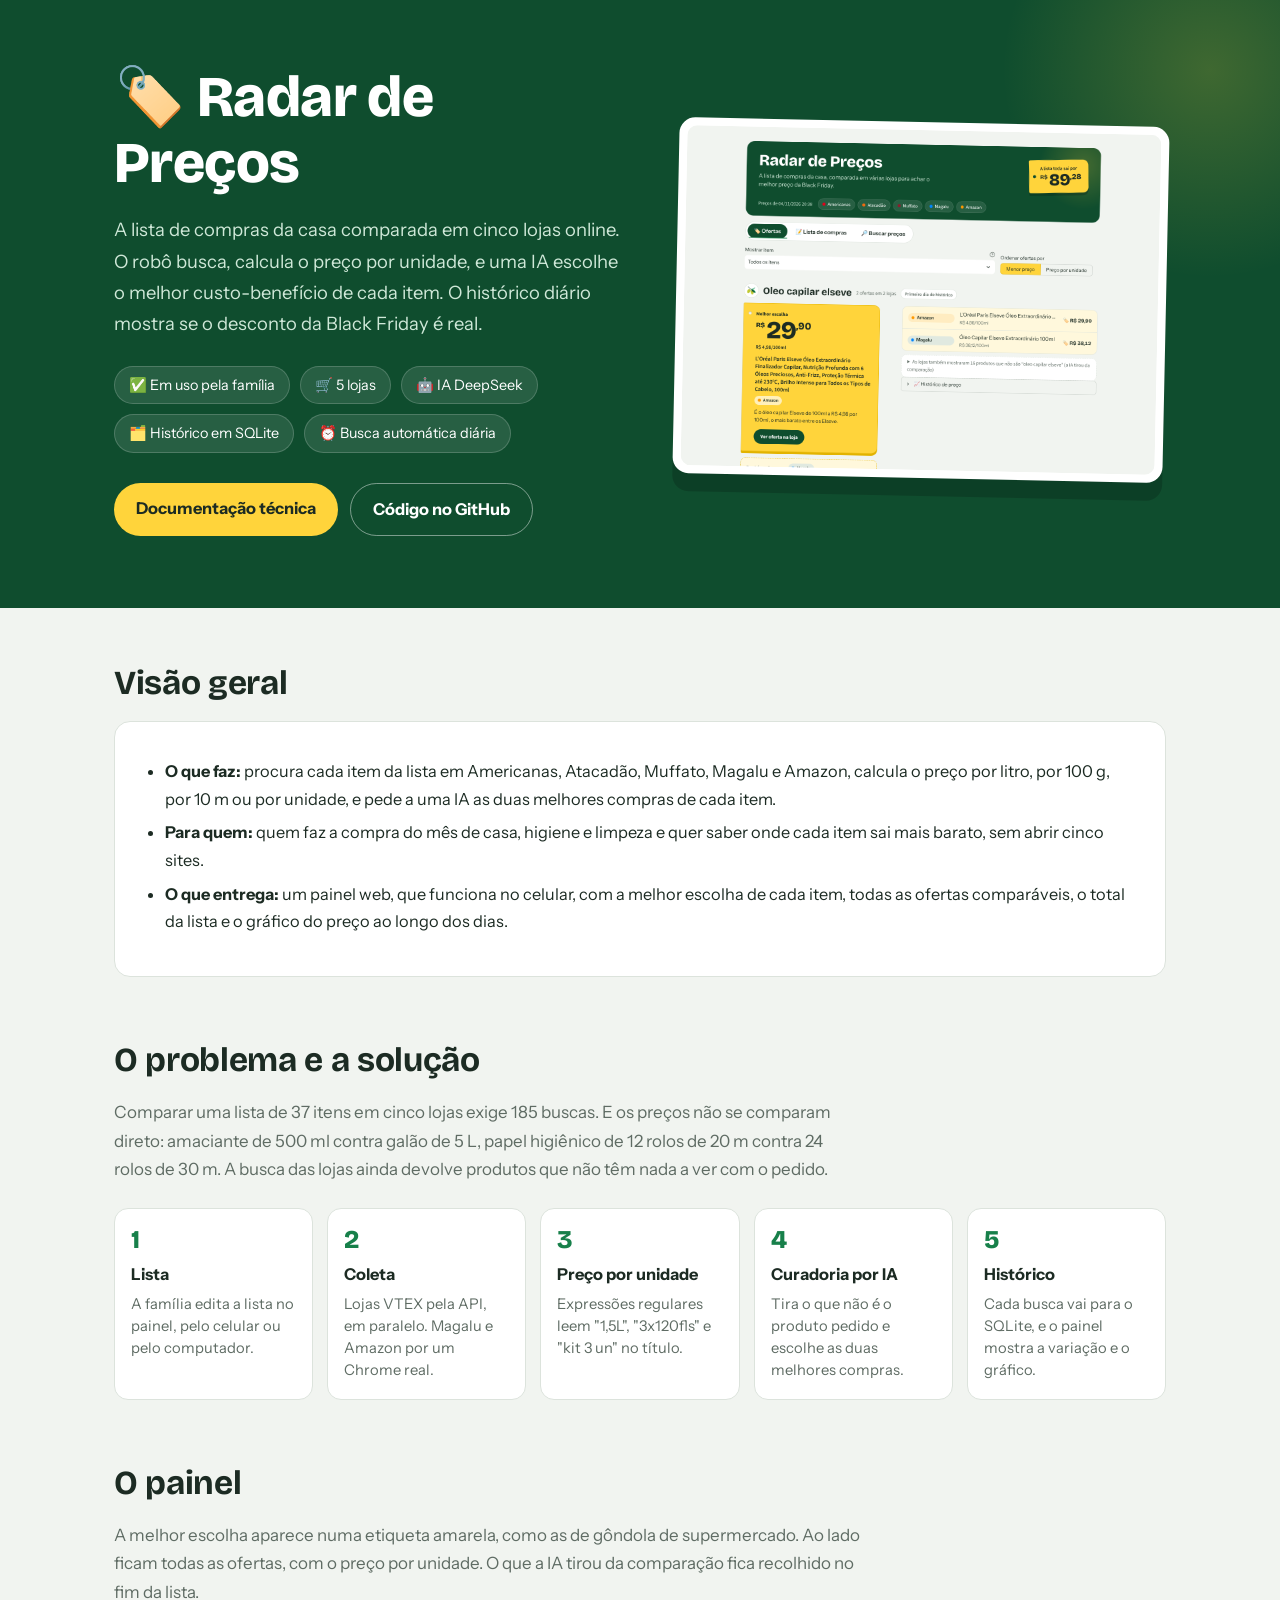
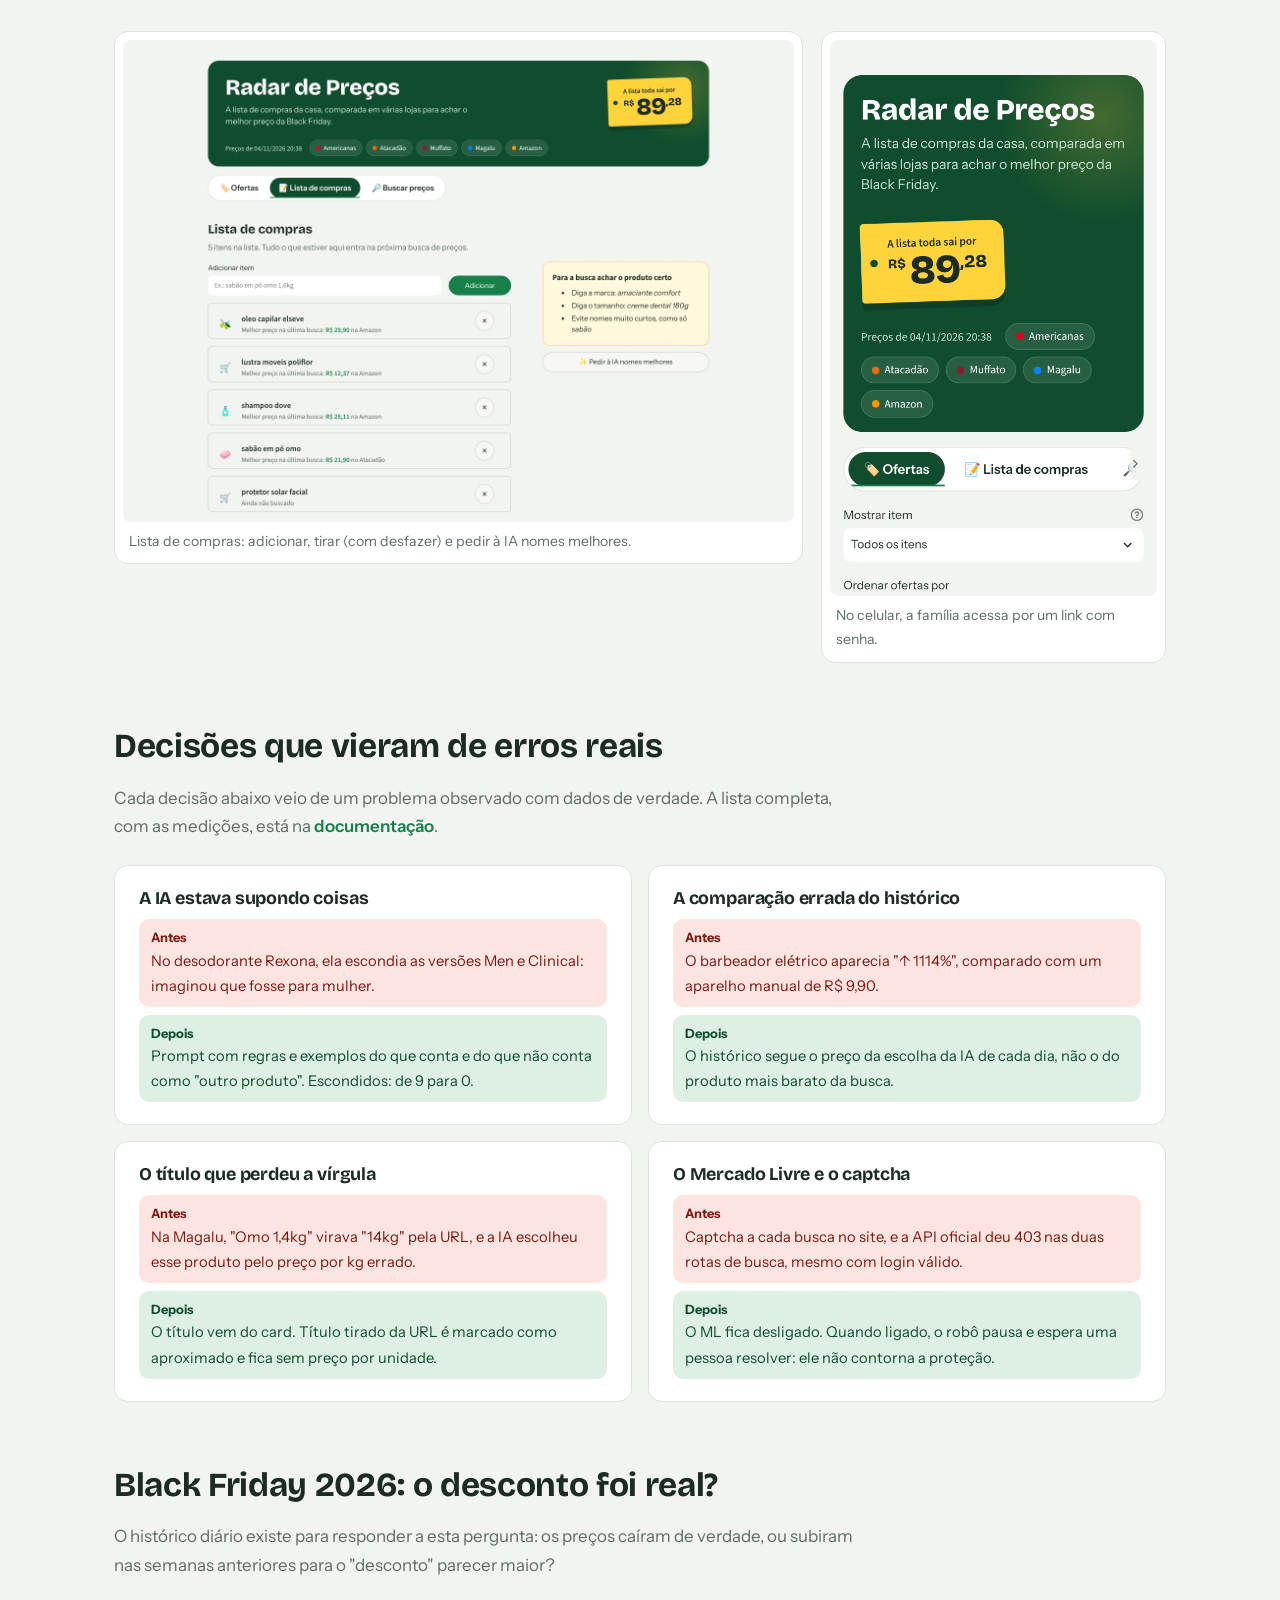
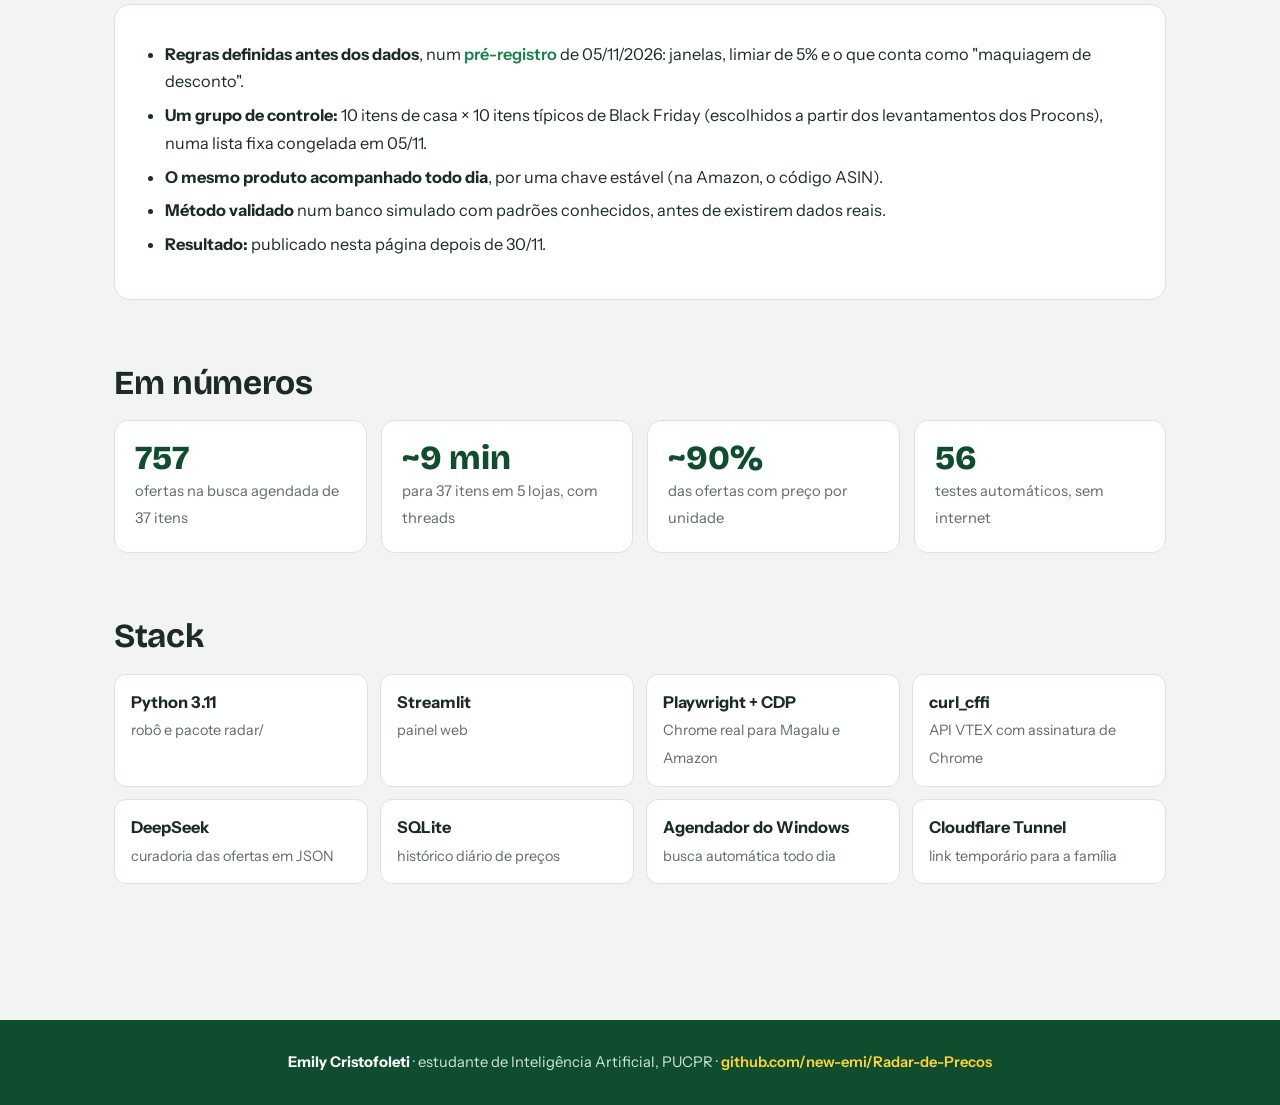
<file: docs/index.html>
<!DOCTYPE html>
<html lang="pt-BR">
<head>
<meta charset="UTF-8">
<meta name="viewport" content="width=device-width, initial-scale=1.0">
<title>Radar de Preços</title>
<meta name="description" content="Compara a lista de compras da casa em cinco lojas online, calcula o preço por unidade e usa IA para escolher o melhor custo-benefício.">
<link rel="preconnect" href="https://fonts.googleapis.com">
<link href="https://fonts.googleapis.com/css2?family=Bricolage+Grotesque:opsz,wght@12..96,500;12..96,700;12..96,800&family=Instrument+Sans:wght@400;500;600;700&display=swap" rel="stylesheet">
<link rel="stylesheet" href="site.css">
</head>
<body>

<header class="topo">
  <div class="topo-dentro topo-grade">
    <div>
      <h1>🏷️ Radar de Preços</h1>
      <p class="sub">A lista de compras da casa comparada em cinco lojas online. O robô busca, calcula o preço por unidade, e uma IA escolhe o melhor custo-benefício de cada item. O histórico diário mostra se o desconto da Black Friday é real.</p>
      <div class="badges">
        <span class="badge">✅ Em uso pela família</span>
        <span class="badge">🛒 5 lojas</span>
        <span class="badge">🤖 IA DeepSeek</span>
        <span class="badge">🗂️ Histórico em SQLite</span>
        <span class="badge">⏰ Busca automática diária</span>
      </div>
      <div class="acoes">
        <a class="botao amarelo" href="documentacao.html">Documentação técnica</a>
        <a class="botao contorno" href="https://github.com/new-emi/Radar-de-Precos">Código no GitHub</a>
      </div>
    </div>
    <div class="moldura"><img src="img/painel-ofertas.png" alt="Painel do Radar de Preços mostrando a melhor escolha numa etiqueta amarela e as ofertas de cada loja"></div>
  </div>
</header>

<main class="miolo">

<section>
  <h2>Visão geral</h2>
  <div class="cartao">
    <ul>
      <li><strong>O que faz:</strong> procura cada item da lista em Americanas, Atacadão, Muffato, Magalu e Amazon, calcula o preço por litro, por 100 g, por 10 m ou por unidade, e pede a uma IA as duas melhores compras de cada item.</li>
      <li><strong>Para quem:</strong> quem faz a compra do mês de casa, higiene e limpeza e quer saber onde cada item sai mais barato, sem abrir cinco sites.</li>
      <li><strong>O que entrega:</strong> um painel web, que funciona no celular, com a melhor escolha de cada item, todas as ofertas comparáveis, o total da lista e o gráfico do preço ao longo dos dias.</li>
    </ul>
  </div>
</section>

<section>
  <h2>O problema e a solução</h2>
  <p class="intro">Comparar uma lista de 37 itens em cinco lojas exige 185 buscas. E os preços não se comparam direto: amaciante de 500 ml contra galão de 5 L, papel higiênico de 12 rolos de 20 m contra 24 rolos de 30 m. A busca das lojas ainda devolve produtos que não têm nada a ver com o pedido.</p>
  <ol class="etapas">
    <li><strong>Lista</strong><span>A família edita a lista no painel, pelo celular ou pelo computador.</span></li>
    <li><strong>Coleta</strong><span>Lojas VTEX pela API, em paralelo. Magalu e Amazon por um Chrome real.</span></li>
    <li><strong>Preço por unidade</strong><span>Expressões regulares leem "1,5L", "3x120fls" e "kit 3 un" no título.</span></li>
    <li><strong>Curadoria por IA</strong><span>Tira o que não é o produto pedido e escolhe as duas melhores compras.</span></li>
    <li><strong>Histórico</strong><span>Cada busca vai para o SQLite, e o painel mostra a variação e o gráfico.</span></li>
  </ol>
</section>

<section>
  <h2>O painel</h2>
  <p class="intro">A melhor escolha aparece numa etiqueta amarela, como as de gôndola de supermercado. Ao lado ficam todas as ofertas, com o preço por unidade. O que a IA tirou da comparação fica recolhido no fim da lista.</p>
  <div class="galeria">
    <figure><img src="img/painel-lista.png" alt="Aba Lista de compras com os itens e o melhor preço da última busca"><figcaption>Lista de compras: adicionar, tirar (com desfazer) e pedir à IA nomes melhores.</figcaption></figure>
    <div class="coluna">
      <figure><img src="img/painel-celular.png" alt="Painel aberto no celular"><figcaption>No celular, a família acessa por um link com senha.</figcaption></figure>
    </div>
  </div>
</section>

<section>
  <h2>Decisões que vieram de erros reais</h2>
  <p class="intro">Cada decisão abaixo veio de um problema observado com dados de verdade. A lista completa, com as medições, está na <a href="documentacao.html#decisoes">documentação</a>.</p>
  <div class="decisoes">
    <div class="decisao">
      <h3>A IA estava supondo coisas</h3>
      <div class="antes"><b>Antes</b>No desodorante Rexona, ela escondia as versões Men e Clinical: imaginou que fosse para mulher.</div>
      <div class="depois"><b>Depois</b>Prompt com regras e exemplos do que conta e do que não conta como "outro produto". Escondidos: de 9 para 0.</div>
    </div>
    <div class="decisao">
      <h3>A comparação errada do histórico</h3>
      <div class="antes"><b>Antes</b>O barbeador elétrico aparecia "↑ 1114%", comparado com um aparelho manual de R$ 9,90.</div>
      <div class="depois"><b>Depois</b>O histórico segue o preço da escolha da IA de cada dia, não o do produto mais barato da busca.</div>
    </div>
    <div class="decisao">
      <h3>O título que perdeu a vírgula</h3>
      <div class="antes"><b>Antes</b>Na Magalu, "Omo 1,4kg" virava "14kg" pela URL, e a IA escolheu esse produto pelo preço por kg errado.</div>
      <div class="depois"><b>Depois</b>O título vem do card. Título tirado da URL é marcado como aproximado e fica sem preço por unidade.</div>
    </div>
    <div class="decisao">
      <h3>O Mercado Livre e o captcha</h3>
      <div class="antes"><b>Antes</b>Captcha a cada busca no site, e a API oficial deu 403 nas duas rotas de busca, mesmo com login válido.</div>
      <div class="depois"><b>Depois</b>O ML fica desligado. Quando ligado, o robô pausa e espera uma pessoa resolver: ele não contorna a proteção.</div>
    </div>
  </div>
</section>

<section>
  <h2>Black Friday 2026: o desconto foi real?</h2>
  <p class="intro">O histórico diário existe para responder a esta pergunta: os preços caíram de verdade, ou subiram nas semanas anteriores para o "desconto" parecer maior?</p>
  <div class="cartao">
    <ul>
      <li><strong>Regras definidas antes dos dados</strong>, num <a href="https://github.com/new-emi/Radar-de-Precos/blob/main/docs/METODOLOGIA_BLACK_FRIDAY.md">pré-registro</a> de 05/11/2026: janelas, limiar de 5% e o que conta como "maquiagem de desconto".</li>
      <li><strong>Um grupo de controle:</strong> 10 itens de casa × 10 itens típicos de Black Friday (escolhidos a partir dos levantamentos dos Procons), numa lista fixa congelada em 05/11.</li>
      <li><strong>O mesmo produto acompanhado todo dia</strong>, por uma chave estável (na Amazon, o código ASIN).</li>
      <li><strong>Método validado</strong> num banco simulado com padrões conhecidos, antes de existirem dados reais.</li>
      <li><strong>Resultado:</strong> publicado nesta página depois de 30/11.</li>
    </ul>
  </div>
</section>

<section>
  <h2>Em números</h2>
  <div class="numeros">
    <div class="numero"><b>757</b><span>ofertas na busca agendada de 37 itens</span></div>
    <div class="numero"><b>~9 min</b><span>para 37 itens em 5 lojas, com threads</span></div>
    <div class="numero"><b>~90%</b><span>das ofertas com preço por unidade</span></div>
    <div class="numero"><b>56</b><span>testes automáticos, sem internet</span></div>
  </div>
</section>

<section>
  <h2>Stack</h2>
  <div class="stack">
    <div><strong>Python 3.11</strong><span>robô e pacote radar/</span></div>
    <div><strong>Streamlit</strong><span>painel web</span></div>
    <div><strong>Playwright + CDP</strong><span>Chrome real para Magalu e Amazon</span></div>
    <div><strong>curl_cffi</strong><span>API VTEX com assinatura de Chrome</span></div>
    <div><strong>DeepSeek</strong><span>curadoria das ofertas em JSON</span></div>
    <div><strong>SQLite</strong><span>histórico diário de preços</span></div>
    <div><strong>Agendador do Windows</strong><span>busca automática todo dia</span></div>
    <div><strong>Cloudflare Tunnel</strong><span>link temporário para a família</span></div>
  </div>
</section>

</main>

<footer>
  <strong>Emily Cristofoleti</strong> · estudante de Inteligência Artificial, PUCPR ·
  <a href="https://github.com/new-emi/Radar-de-Precos">github.com/new-emi/Radar-de-Precos</a>
</footer>

</body>
</html>
</file>
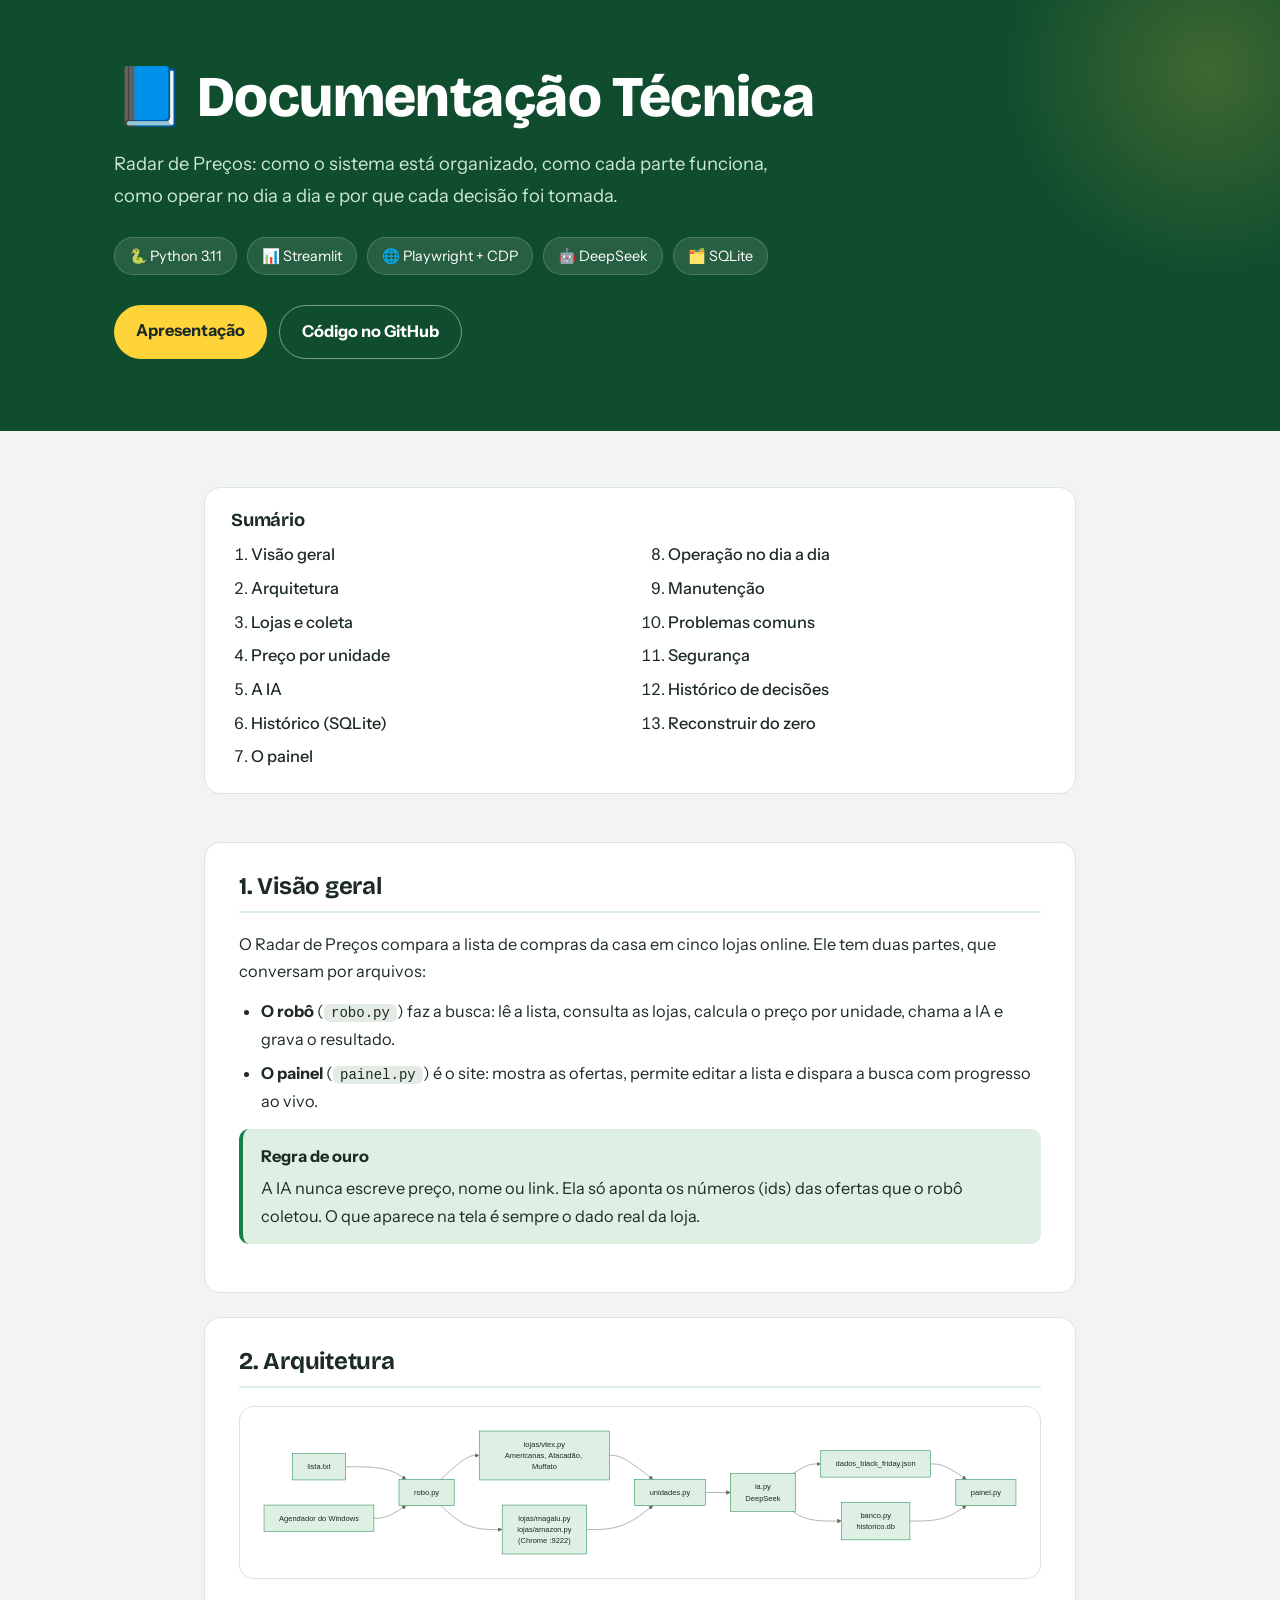
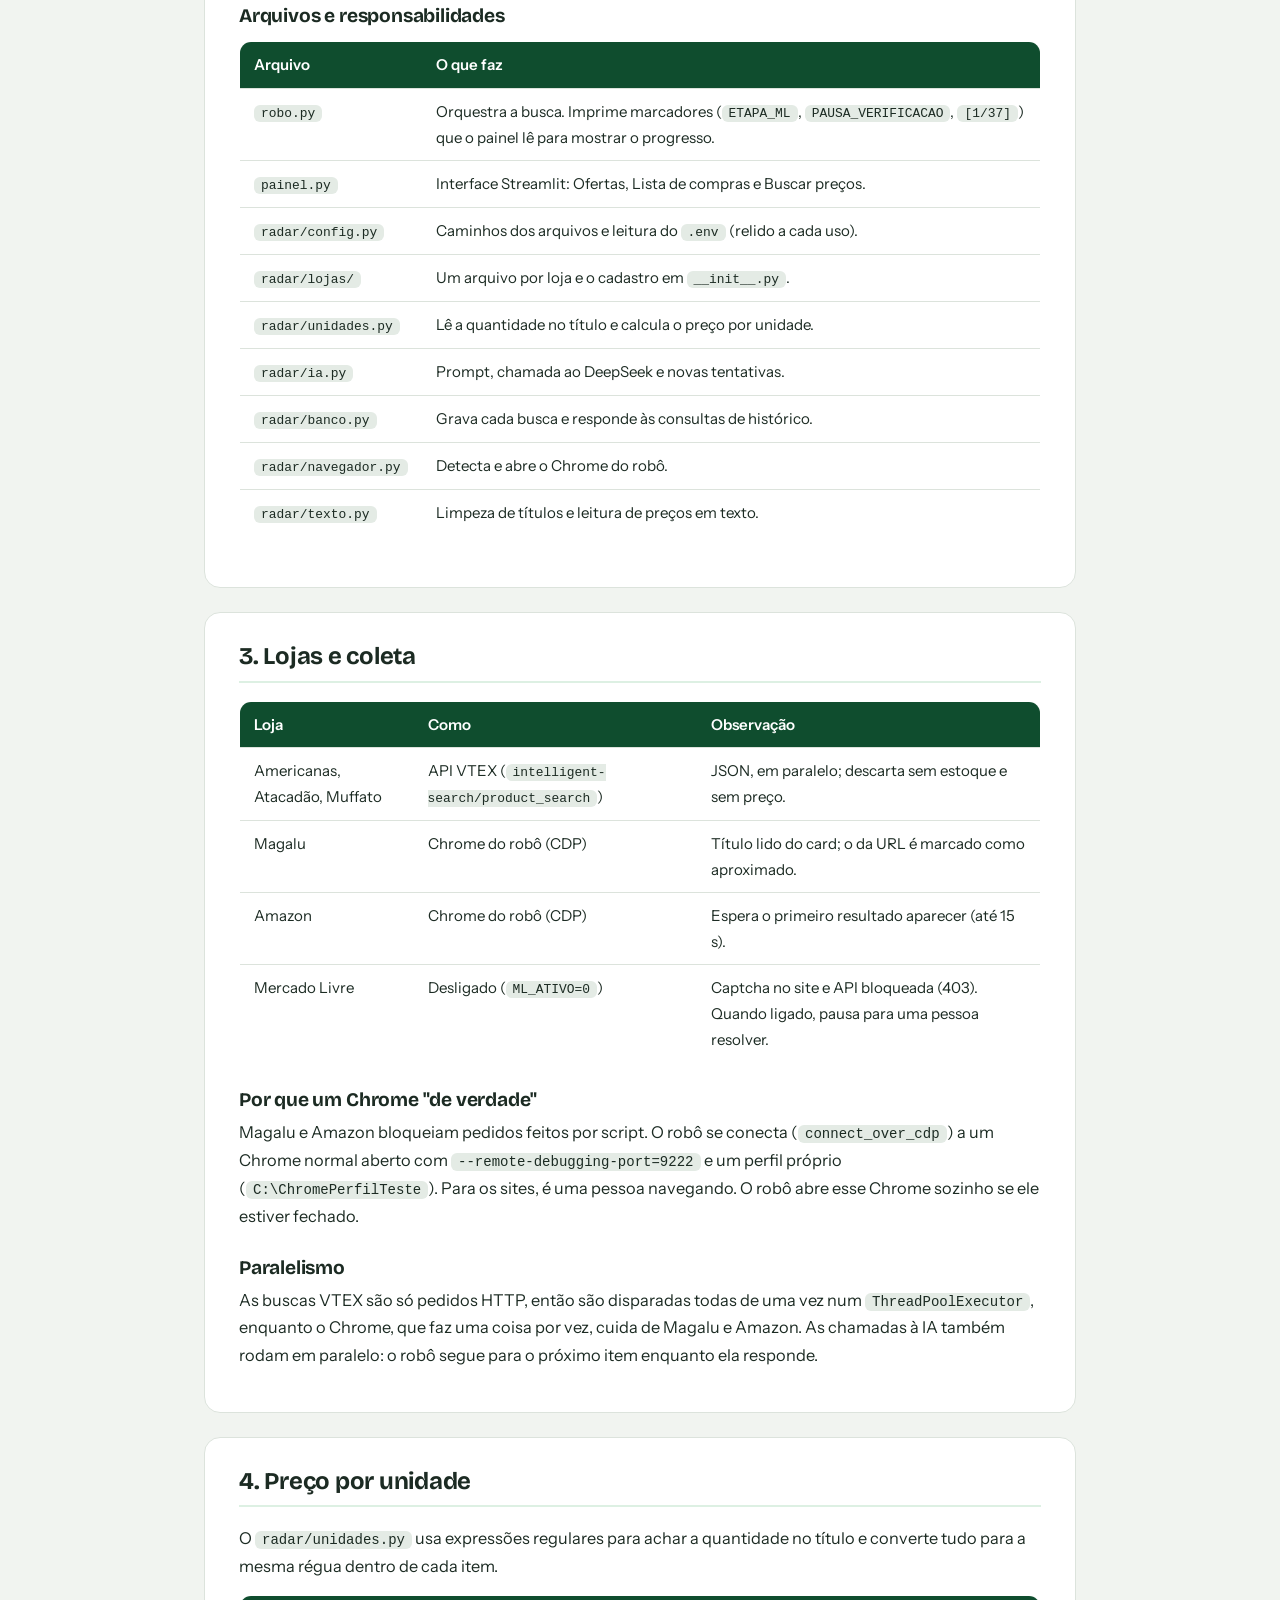
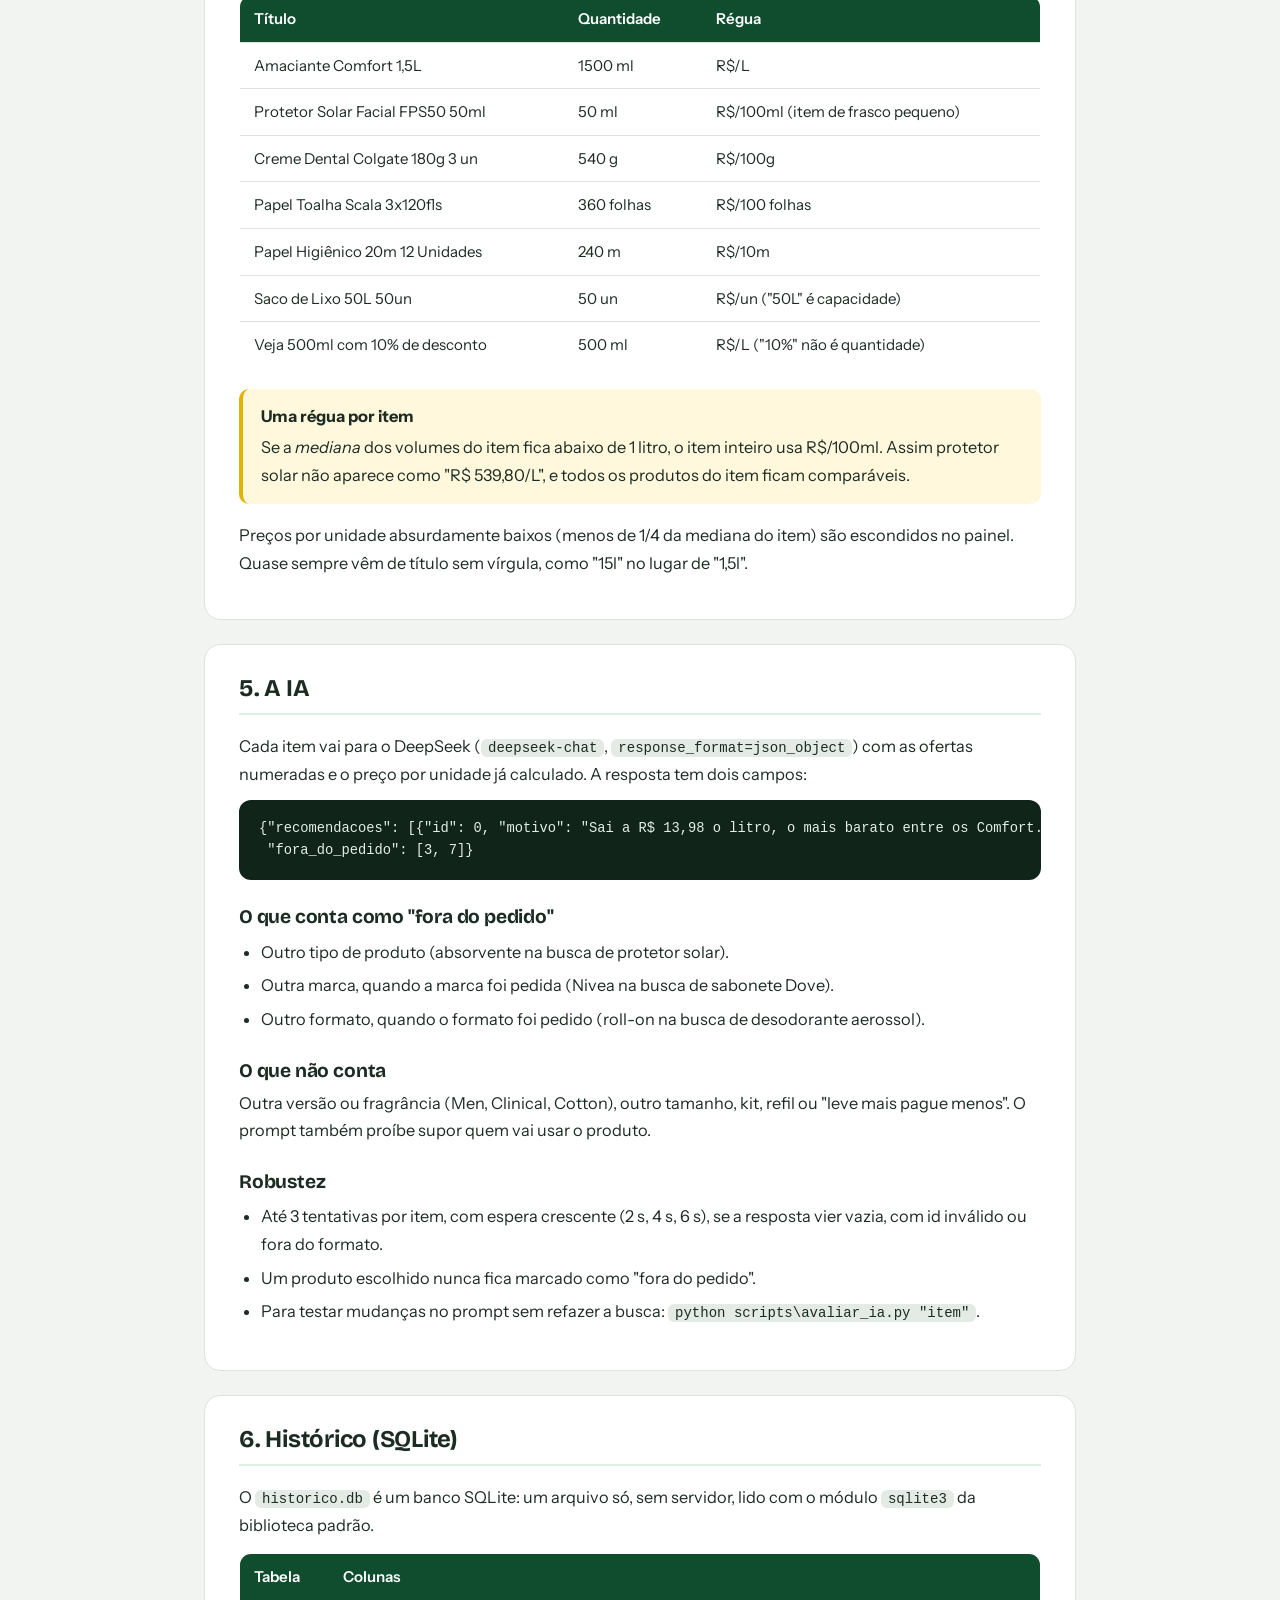
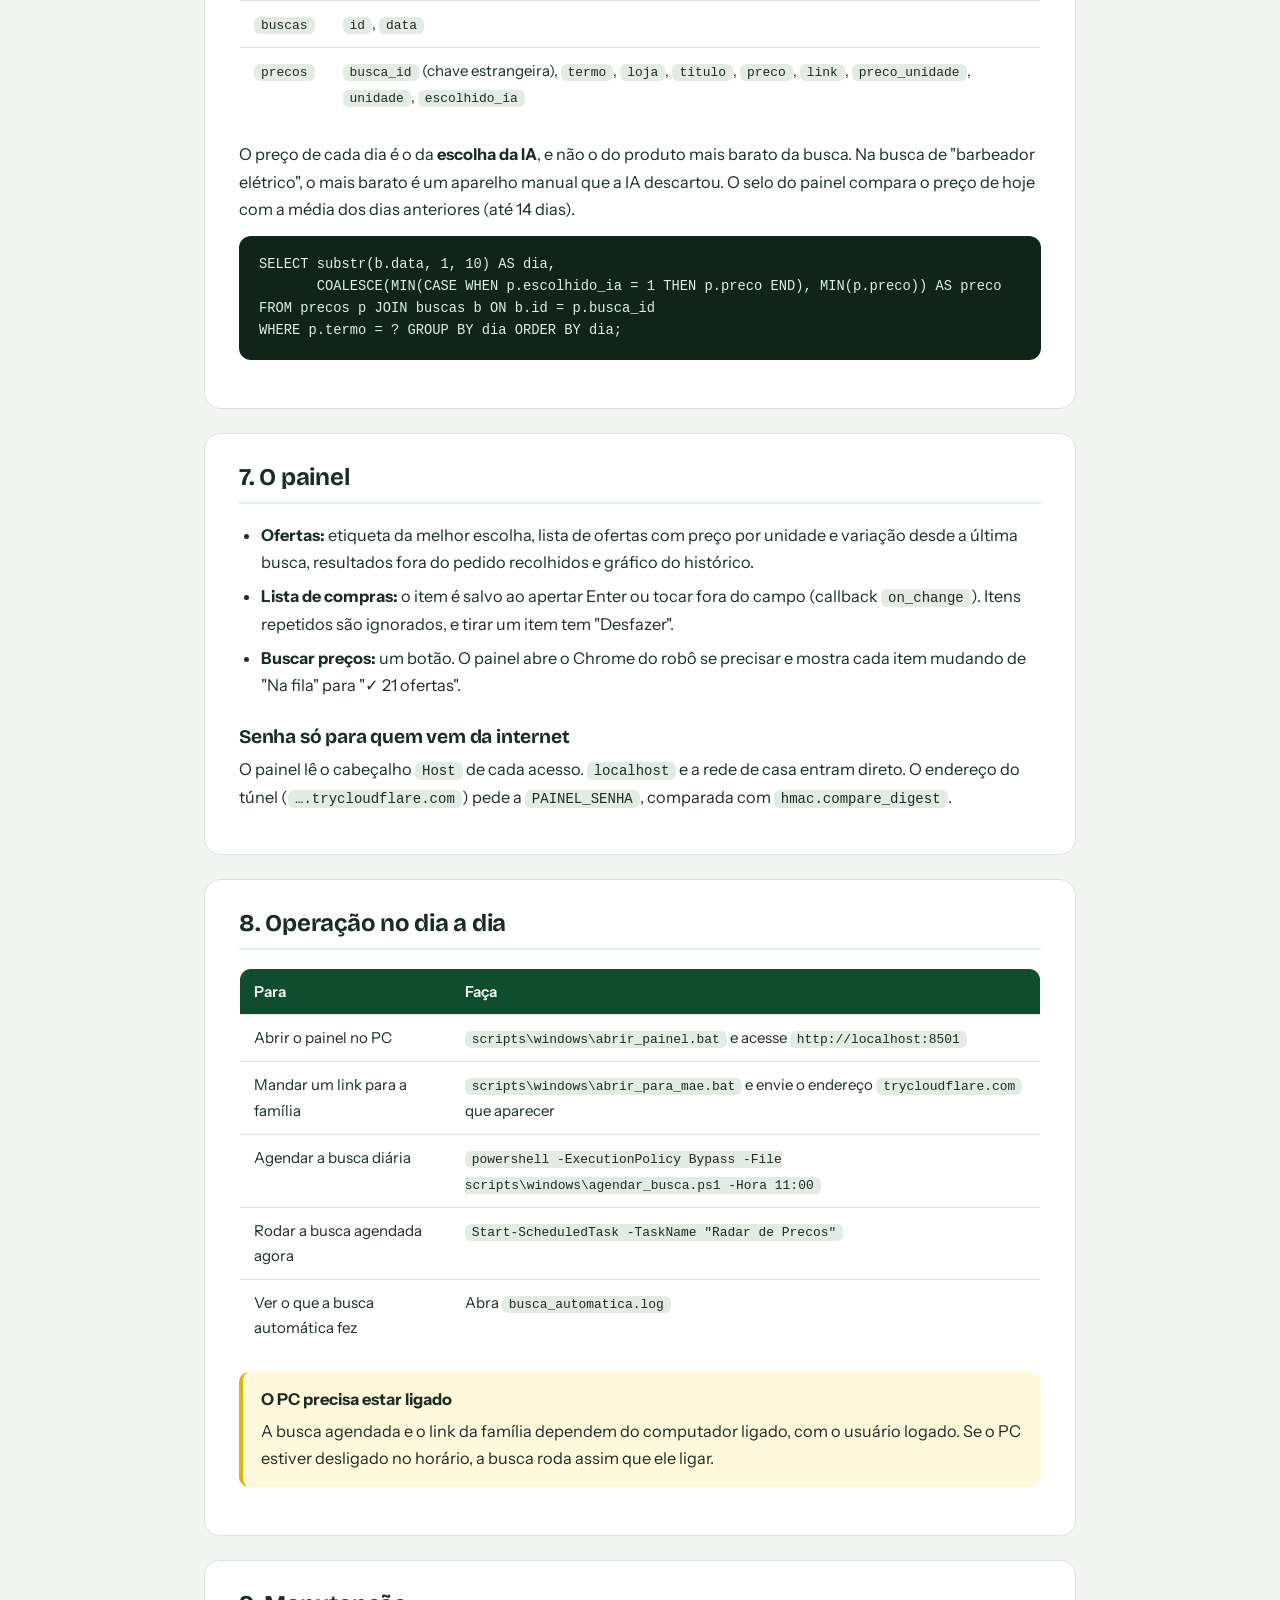
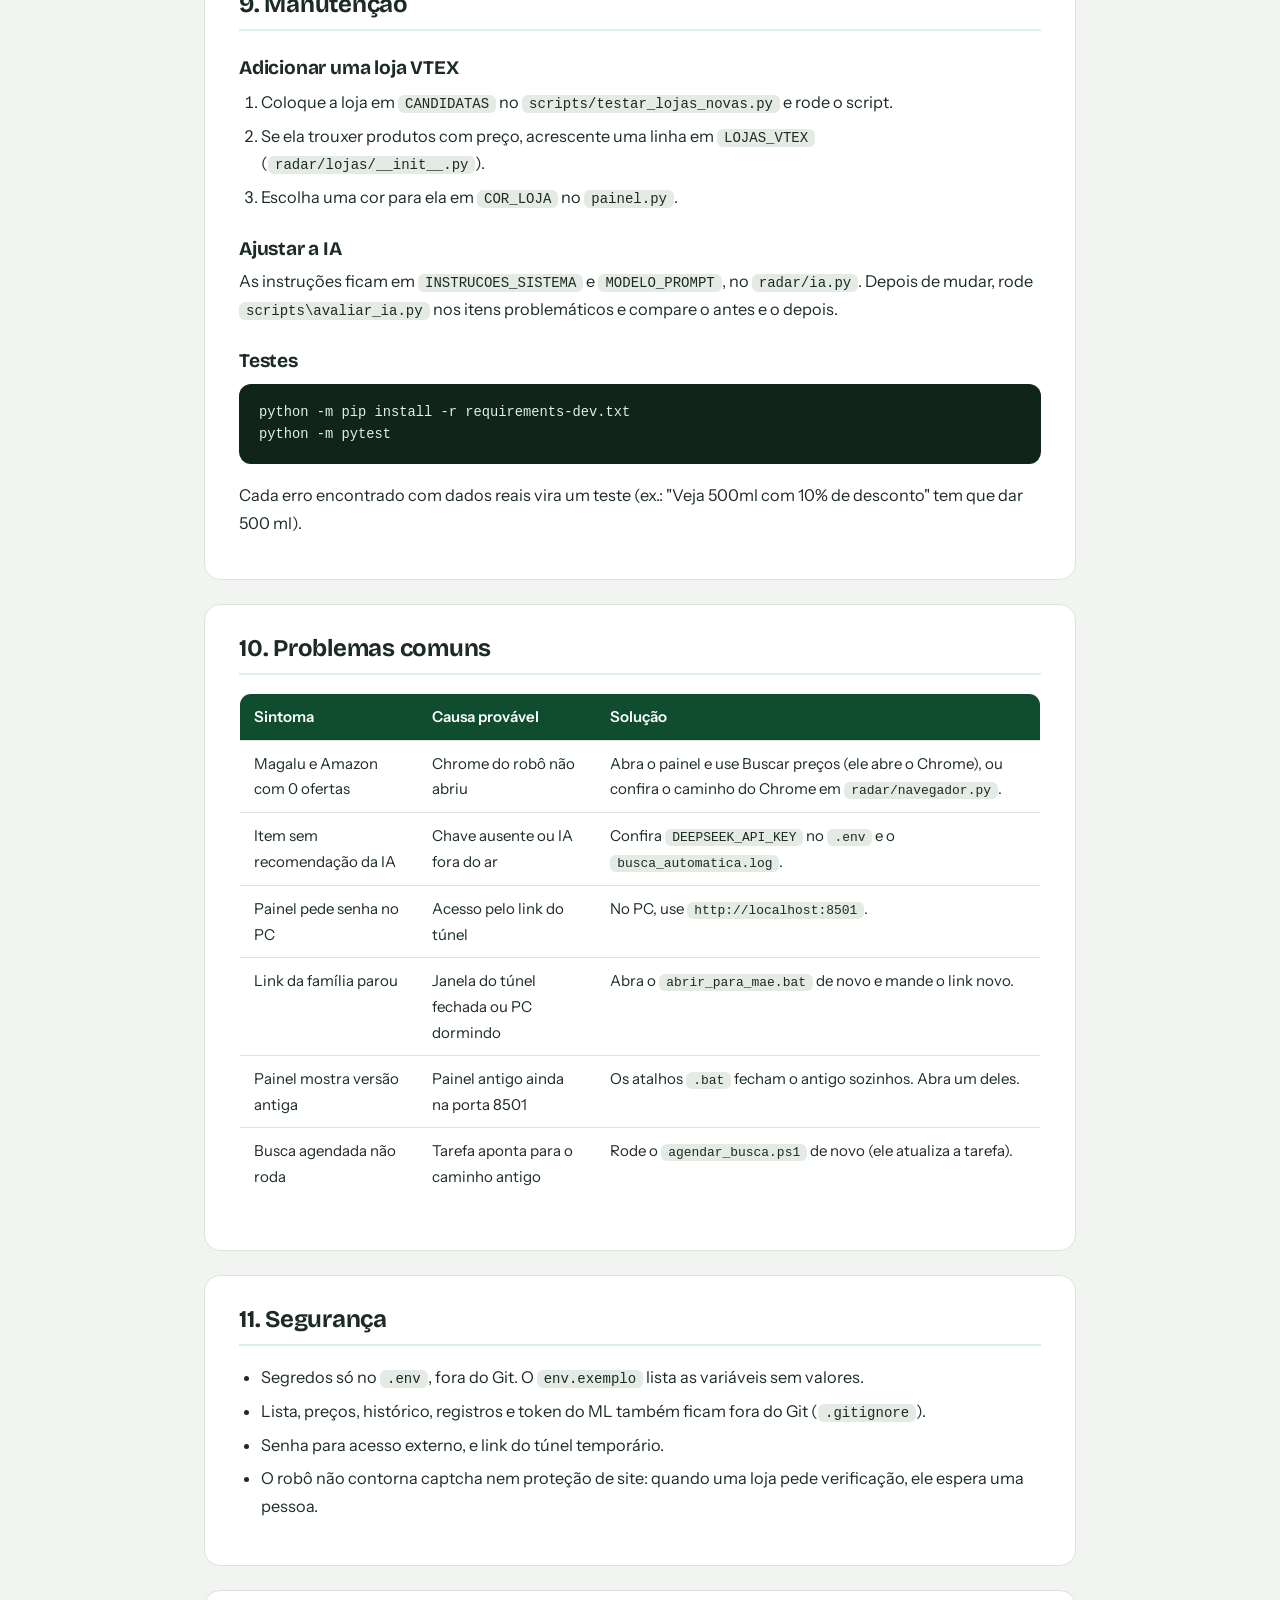
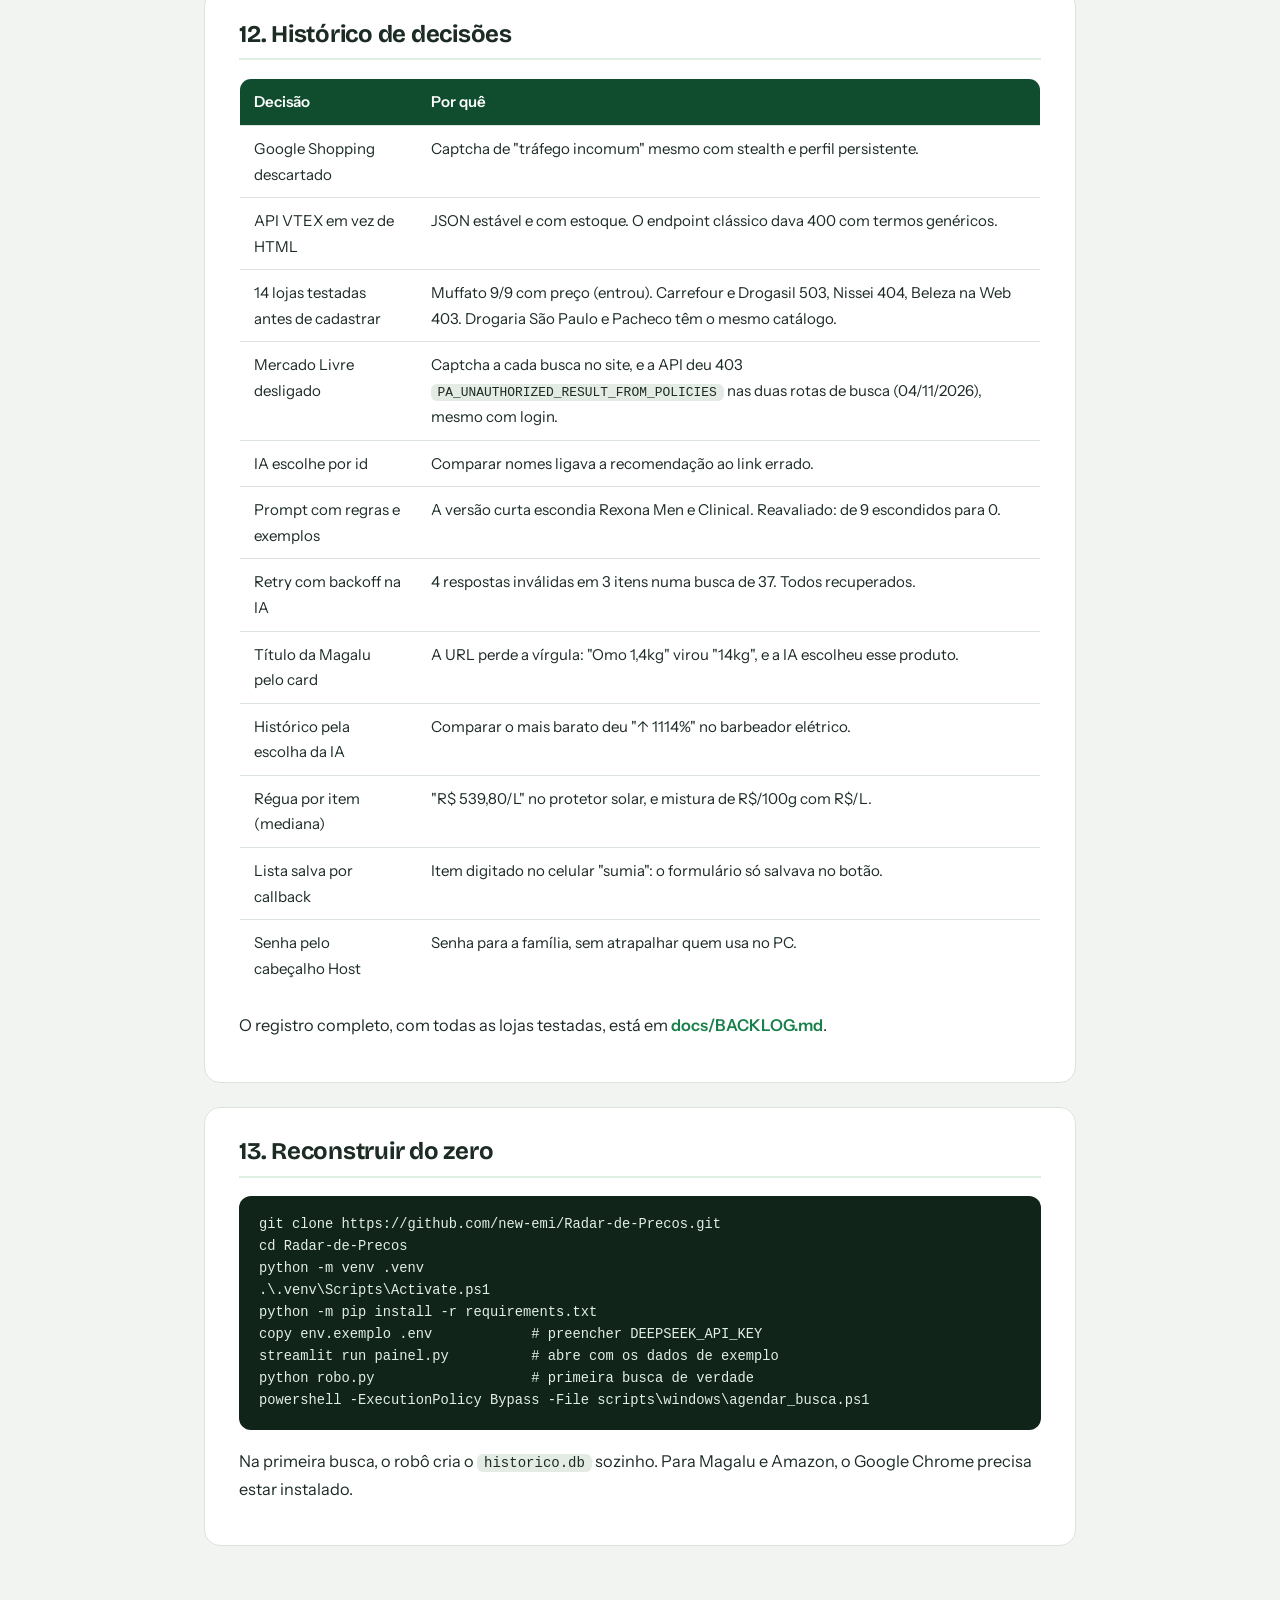
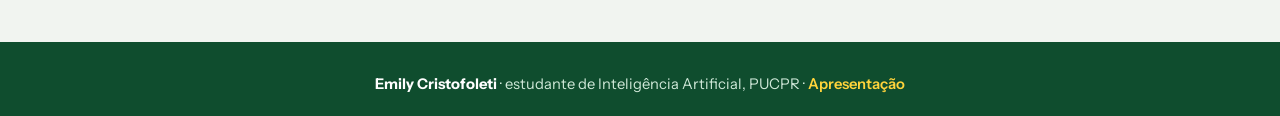
<file: docs/documentacao.html>
<!DOCTYPE html>
<html lang="pt-BR">
<head>
<meta charset="UTF-8">
<meta name="viewport" content="width=device-width, initial-scale=1.0">
<title>Documentação Técnica — Radar de Preços</title>
<meta name="description" content="Documentação técnica do Radar de Preços: arquitetura, lojas, preço por unidade, IA, histórico, painel, operação e manutenção.">
<link rel="preconnect" href="https://fonts.googleapis.com">
<link href="https://fonts.googleapis.com/css2?family=Bricolage+Grotesque:opsz,wght@12..96,500;12..96,700;12..96,800&family=Instrument+Sans:wght@400;500;600;700&display=swap" rel="stylesheet">
<link rel="stylesheet" href="site.css">
</head>
<body>

<header class="topo">
  <div class="topo-dentro">
    <h1>📘 Documentação Técnica</h1>
    <p class="sub">Radar de Preços: como o sistema está organizado, como cada parte funciona, como operar no dia a dia e por que cada decisão foi tomada.</p>
    <div class="badges">
      <span class="badge">🐍 Python 3.11</span>
      <span class="badge">📊 Streamlit</span>
      <span class="badge">🌐 Playwright + CDP</span>
      <span class="badge">🤖 DeepSeek</span>
      <span class="badge">🗂️ SQLite</span>
    </div>
    <div class="acoes">
      <a class="botao amarelo" href="index.html">Apresentação</a>
      <a class="botao contorno" href="https://github.com/new-emi/Radar-de-Precos">Código no GitHub</a>
    </div>
  </div>
</header>

<main class="miolo estreito doc">

<nav class="sumario" aria-label="Sumário">
  <h2>Sumário</h2>
  <ol>
    <li><a href="#visao">Visão geral</a></li>
    <li><a href="#arquitetura">Arquitetura</a></li>
    <li><a href="#lojas">Lojas e coleta</a></li>
    <li><a href="#unidades">Preço por unidade</a></li>
    <li><a href="#ia">A IA</a></li>
    <li><a href="#historico">Histórico (SQLite)</a></li>
    <li><a href="#painel">O painel</a></li>
    <li><a href="#operacao">Operação no dia a dia</a></li>
    <li><a href="#manutencao">Manutenção</a></li>
    <li><a href="#problemas">Problemas comuns</a></li>
    <li><a href="#seguranca">Segurança</a></li>
    <li><a href="#decisoes">Histórico de decisões</a></li>
    <li><a href="#zero">Reconstruir do zero</a></li>
  </ol>
</nav>

<section id="visao">
  <h2>1. Visão geral</h2>
  <p>O Radar de Preços compara a lista de compras da casa em cinco lojas online. Ele tem duas partes, que conversam por arquivos:</p>
  <ul>
    <li><strong>O robô</strong> (<code>robo.py</code>) faz a busca: lê a lista, consulta as lojas, calcula o preço por unidade, chama a IA e grava o resultado.</li>
    <li><strong>O painel</strong> (<code>painel.py</code>) é o site: mostra as ofertas, permite editar a lista e dispara a busca com progresso ao vivo.</li>
  </ul>
  <div class="aviso verde"><b>Regra de ouro</b>A IA nunca escreve preço, nome ou link. Ela só aponta os números (ids) das ofertas que o robô coletou. O que aparece na tela é sempre o dado real da loja.</div>
</section>

<section id="arquitetura">
  <h2>2. Arquitetura</h2>
  <div class="diagrama"><img src="img/arquitetura.svg" alt="Diagrama: lista.txt e o Agendador alimentam o robo.py, que consulta as lojas VTEX e as lojas via Chrome, calcula o preço por unidade, chama a IA e grava o JSON do dia e o histórico, lidos pelo painel."></div>
  <h3>Arquivos e responsabilidades</h3>
  <table>
    <thead><tr><th>Arquivo</th><th>O que faz</th></tr></thead>
    <tbody>
      <tr><td><code>robo.py</code></td><td>Orquestra a busca. Imprime marcadores (<code>ETAPA_ML</code>, <code>PAUSA_VERIFICACAO</code>, <code>[1/37]</code>) que o painel lê para mostrar o progresso.</td></tr>
      <tr><td><code>painel.py</code></td><td>Interface Streamlit: Ofertas, Lista de compras e Buscar preços.</td></tr>
      <tr><td><code>radar/config.py</code></td><td>Caminhos dos arquivos e leitura do <code>.env</code> (relido a cada uso).</td></tr>
      <tr><td><code>radar/lojas/</code></td><td>Um arquivo por loja e o cadastro em <code>__init__.py</code>.</td></tr>
      <tr><td><code>radar/unidades.py</code></td><td>Lê a quantidade no título e calcula o preço por unidade.</td></tr>
      <tr><td><code>radar/ia.py</code></td><td>Prompt, chamada ao DeepSeek e novas tentativas.</td></tr>
      <tr><td><code>radar/banco.py</code></td><td>Grava cada busca e responde às consultas de histórico.</td></tr>
      <tr><td><code>radar/navegador.py</code></td><td>Detecta e abre o Chrome do robô.</td></tr>
      <tr><td><code>radar/texto.py</code></td><td>Limpeza de títulos e leitura de preços em texto.</td></tr>
    </tbody>
  </table>
</section>

<section id="lojas">
  <h2>3. Lojas e coleta</h2>
  <table>
    <thead><tr><th>Loja</th><th>Como</th><th>Observação</th></tr></thead>
    <tbody>
      <tr><td>Americanas, Atacadão, Muffato</td><td>API VTEX (<code>intelligent-search/product_search</code>)</td><td>JSON, em paralelo; descarta sem estoque e sem preço.</td></tr>
      <tr><td>Magalu</td><td>Chrome do robô (CDP)</td><td>Título lido do card; o da URL é marcado como aproximado.</td></tr>
      <tr><td>Amazon</td><td>Chrome do robô (CDP)</td><td>Espera o primeiro resultado aparecer (até 15 s).</td></tr>
      <tr><td>Mercado Livre</td><td>Desligado (<code>ML_ATIVO=0</code>)</td><td>Captcha no site e API bloqueada (403). Quando ligado, pausa para uma pessoa resolver.</td></tr>
    </tbody>
  </table>
  <h3>Por que um Chrome "de verdade"</h3>
  <p>Magalu e Amazon bloqueiam pedidos feitos por script. O robô se conecta (<code>connect_over_cdp</code>) a um Chrome normal aberto com <code>--remote-debugging-port=9222</code> e um perfil próprio (<code>C:\ChromePerfilTeste</code>). Para os sites, é uma pessoa navegando. O robô abre esse Chrome sozinho se ele estiver fechado.</p>
  <h3>Paralelismo</h3>
  <p>As buscas VTEX são só pedidos HTTP, então são disparadas todas de uma vez num <code>ThreadPoolExecutor</code>, enquanto o Chrome, que faz uma coisa por vez, cuida de Magalu e Amazon. As chamadas à IA também rodam em paralelo: o robô segue para o próximo item enquanto ela responde.</p>
</section>

<section id="unidades">
  <h2>4. Preço por unidade</h2>
  <p>O <code>radar/unidades.py</code> usa expressões regulares para achar a quantidade no título e converte tudo para a mesma régua dentro de cada item.</p>
  <table>
    <thead><tr><th>Título</th><th>Quantidade</th><th>Régua</th></tr></thead>
    <tbody>
      <tr><td>Amaciante Comfort 1,5L</td><td>1500 ml</td><td>R$/L</td></tr>
      <tr><td>Protetor Solar Facial FPS50 50ml</td><td>50 ml</td><td>R$/100ml (item de frasco pequeno)</td></tr>
      <tr><td>Creme Dental Colgate 180g 3 un</td><td>540 g</td><td>R$/100g</td></tr>
      <tr><td>Papel Toalha Scala 3x120fls</td><td>360 folhas</td><td>R$/100 folhas</td></tr>
      <tr><td>Papel Higiênico 20m 12 Unidades</td><td>240 m</td><td>R$/10m</td></tr>
      <tr><td>Saco de Lixo 50L 50un</td><td>50 un</td><td>R$/un ("50L" é capacidade)</td></tr>
      <tr><td>Veja 500ml com 10% de desconto</td><td>500 ml</td><td>R$/L ("10%" não é quantidade)</td></tr>
    </tbody>
  </table>
  <div class="aviso"><b>Uma régua por item</b>Se a <em>mediana</em> dos volumes do item fica abaixo de 1 litro, o item inteiro usa R$/100ml. Assim protetor solar não aparece como "R$ 539,80/L", e todos os produtos do item ficam comparáveis.</div>
  <p>Preços por unidade absurdamente baixos (menos de 1/4 da mediana do item) são escondidos no painel. Quase sempre vêm de título sem vírgula, como "15l" no lugar de "1,5l".</p>
</section>

<section id="ia">
  <h2>5. A IA</h2>
  <p>Cada item vai para o DeepSeek (<code>deepseek-chat</code>, <code>response_format=json_object</code>) com as ofertas numeradas e o preço por unidade já calculado. A resposta tem dois campos:</p>
<pre><code>{"recomendacoes": [{"id": 0, "motivo": "Sai a R$ 13,98 o litro, o mais barato entre os Comfort."}],
 "fora_do_pedido": [3, 7]}</code></pre>
  <h3>O que conta como "fora do pedido"</h3>
  <ul>
    <li>Outro tipo de produto (absorvente na busca de protetor solar).</li>
    <li>Outra marca, quando a marca foi pedida (Nivea na busca de sabonete Dove).</li>
    <li>Outro formato, quando o formato foi pedido (roll-on na busca de desodorante aerossol).</li>
  </ul>
  <h3>O que não conta</h3>
  <p>Outra versão ou fragrância (Men, Clinical, Cotton), outro tamanho, kit, refil ou "leve mais pague menos". O prompt também proíbe supor quem vai usar o produto.</p>
  <h3>Robustez</h3>
  <ul>
    <li>Até 3 tentativas por item, com espera crescente (2 s, 4 s, 6 s), se a resposta vier vazia, com id inválido ou fora do formato.</li>
    <li>Um produto escolhido nunca fica marcado como "fora do pedido".</li>
    <li>Para testar mudanças no prompt sem refazer a busca: <code>python scripts\avaliar_ia.py "item"</code>.</li>
  </ul>
</section>

<section id="historico">
  <h2>6. Histórico (SQLite)</h2>
  <p>O <code>historico.db</code> é um banco SQLite: um arquivo só, sem servidor, lido com o módulo <code>sqlite3</code> da biblioteca padrão.</p>
  <table>
    <thead><tr><th>Tabela</th><th>Colunas</th></tr></thead>
    <tbody>
      <tr><td><code>buscas</code></td><td><code>id</code>, <code>data</code></td></tr>
      <tr><td><code>precos</code></td><td><code>busca_id</code> (chave estrangeira), <code>termo</code>, <code>loja</code>, <code>titulo</code>, <code>preco</code>, <code>link</code>, <code>preco_unidade</code>, <code>unidade</code>, <code>escolhido_ia</code></td></tr>
    </tbody>
  </table>
  <p>O preço de cada dia é o da <strong>escolha da IA</strong>, e não o do produto mais barato da busca. Na busca de "barbeador elétrico", o mais barato é um aparelho manual que a IA descartou. O selo do painel compara o preço de hoje com a média dos dias anteriores (até 14 dias).</p>
<pre><code>SELECT substr(b.data, 1, 10) AS dia,
       COALESCE(MIN(CASE WHEN p.escolhido_ia = 1 THEN p.preco END), MIN(p.preco)) AS preco
FROM precos p JOIN buscas b ON b.id = p.busca_id
WHERE p.termo = ? GROUP BY dia ORDER BY dia;</code></pre>
</section>

<section id="painel">
  <h2>7. O painel</h2>
  <ul>
    <li><strong>Ofertas:</strong> etiqueta da melhor escolha, lista de ofertas com preço por unidade e variação desde a última busca, resultados fora do pedido recolhidos e gráfico do histórico.</li>
    <li><strong>Lista de compras:</strong> o item é salvo ao apertar Enter ou tocar fora do campo (callback <code>on_change</code>). Itens repetidos são ignorados, e tirar um item tem "Desfazer".</li>
    <li><strong>Buscar preços:</strong> um botão. O painel abre o Chrome do robô se precisar e mostra cada item mudando de "Na fila" para "✓ 21 ofertas".</li>
  </ul>
  <h3>Senha só para quem vem da internet</h3>
  <p>O painel lê o cabeçalho <code>Host</code> de cada acesso. <code>localhost</code> e a rede de casa entram direto. O endereço do túnel (<code>….trycloudflare.com</code>) pede a <code>PAINEL_SENHA</code>, comparada com <code>hmac.compare_digest</code>.</p>
</section>

<section id="operacao">
  <h2>8. Operação no dia a dia</h2>
  <table>
    <thead><tr><th>Para</th><th>Faça</th></tr></thead>
    <tbody>
      <tr><td>Abrir o painel no PC</td><td><code>scripts\windows\abrir_painel.bat</code> e acesse <code>http://localhost:8501</code></td></tr>
      <tr><td>Mandar um link para a família</td><td><code>scripts\windows\abrir_para_mae.bat</code> e envie o endereço <code>trycloudflare.com</code> que aparecer</td></tr>
      <tr><td>Agendar a busca diária</td><td><code>powershell -ExecutionPolicy Bypass -File scripts\windows\agendar_busca.ps1 -Hora 11:00</code></td></tr>
      <tr><td>Rodar a busca agendada agora</td><td><code>Start-ScheduledTask -TaskName "Radar de Precos"</code></td></tr>
      <tr><td>Ver o que a busca automática fez</td><td>Abra <code>busca_automatica.log</code></td></tr>
    </tbody>
  </table>
  <div class="aviso"><b>O PC precisa estar ligado</b>A busca agendada e o link da família dependem do computador ligado, com o usuário logado. Se o PC estiver desligado no horário, a busca roda assim que ele ligar.</div>
</section>

<section id="manutencao">
  <h2>9. Manutenção</h2>
  <h3>Adicionar uma loja VTEX</h3>
  <ol>
    <li>Coloque a loja em <code>CANDIDATAS</code> no <code>scripts/testar_lojas_novas.py</code> e rode o script.</li>
    <li>Se ela trouxer produtos com preço, acrescente uma linha em <code>LOJAS_VTEX</code> (<code>radar/lojas/__init__.py</code>).</li>
    <li>Escolha uma cor para ela em <code>COR_LOJA</code> no <code>painel.py</code>.</li>
  </ol>
  <h3>Ajustar a IA</h3>
  <p>As instruções ficam em <code>INSTRUCOES_SISTEMA</code> e <code>MODELO_PROMPT</code>, no <code>radar/ia.py</code>. Depois de mudar, rode <code>scripts\avaliar_ia.py</code> nos itens problemáticos e compare o antes e o depois.</p>
  <h3>Testes</h3>
<pre><code>python -m pip install -r requirements-dev.txt
python -m pytest</code></pre>
  <p>Cada erro encontrado com dados reais vira um teste (ex.: "Veja 500ml com 10% de desconto" tem que dar 500 ml).</p>
</section>

<section id="problemas">
  <h2>10. Problemas comuns</h2>
  <table>
    <thead><tr><th>Sintoma</th><th>Causa provável</th><th>Solução</th></tr></thead>
    <tbody>
      <tr><td>Magalu e Amazon com 0 ofertas</td><td>Chrome do robô não abriu</td><td>Abra o painel e use Buscar preços (ele abre o Chrome), ou confira o caminho do Chrome em <code>radar/navegador.py</code>.</td></tr>
      <tr><td>Item sem recomendação da IA</td><td>Chave ausente ou IA fora do ar</td><td>Confira <code>DEEPSEEK_API_KEY</code> no <code>.env</code> e o <code>busca_automatica.log</code>.</td></tr>
      <tr><td>Painel pede senha no PC</td><td>Acesso pelo link do túnel</td><td>No PC, use <code>http://localhost:8501</code>.</td></tr>
      <tr><td>Link da família parou</td><td>Janela do túnel fechada ou PC dormindo</td><td>Abra o <code>abrir_para_mae.bat</code> de novo e mande o link novo.</td></tr>
      <tr><td>Painel mostra versão antiga</td><td>Painel antigo ainda na porta 8501</td><td>Os atalhos <code>.bat</code> fecham o antigo sozinhos. Abra um deles.</td></tr>
      <tr><td>Busca agendada não roda</td><td>Tarefa aponta para o caminho antigo</td><td>Rode o <code>agendar_busca.ps1</code> de novo (ele atualiza a tarefa).</td></tr>
    </tbody>
  </table>
</section>

<section id="seguranca">
  <h2>11. Segurança</h2>
  <ul>
    <li>Segredos só no <code>.env</code>, fora do Git. O <code>env.exemplo</code> lista as variáveis sem valores.</li>
    <li>Lista, preços, histórico, registros e token do ML também ficam fora do Git (<code>.gitignore</code>).</li>
    <li>Senha para acesso externo, e link do túnel temporário.</li>
    <li>O robô não contorna captcha nem proteção de site: quando uma loja pede verificação, ele espera uma pessoa.</li>
  </ul>
</section>

<section id="decisoes">
  <h2>12. Histórico de decisões</h2>
  <table>
    <thead><tr><th>Decisão</th><th>Por quê</th></tr></thead>
    <tbody>
      <tr><td>Google Shopping descartado</td><td>Captcha de "tráfego incomum" mesmo com stealth e perfil persistente.</td></tr>
      <tr><td>API VTEX em vez de HTML</td><td>JSON estável e com estoque. O endpoint clássico dava 400 com termos genéricos.</td></tr>
      <tr><td>14 lojas testadas antes de cadastrar</td><td>Muffato 9/9 com preço (entrou). Carrefour e Drogasil 503, Nissei 404, Beleza na Web 403. Drogaria São Paulo e Pacheco têm o mesmo catálogo.</td></tr>
      <tr><td>Mercado Livre desligado</td><td>Captcha a cada busca no site, e a API deu 403 <code>PA_UNAUTHORIZED_RESULT_FROM_POLICIES</code> nas duas rotas de busca (04/11/2026), mesmo com login.</td></tr>
      <tr><td>IA escolhe por id</td><td>Comparar nomes ligava a recomendação ao link errado.</td></tr>
      <tr><td>Prompt com regras e exemplos</td><td>A versão curta escondia Rexona Men e Clinical. Reavaliado: de 9 escondidos para 0.</td></tr>
      <tr><td>Retry com backoff na IA</td><td>4 respostas inválidas em 3 itens numa busca de 37. Todos recuperados.</td></tr>
      <tr><td>Título da Magalu pelo card</td><td>A URL perde a vírgula: "Omo 1,4kg" virou "14kg", e a IA escolheu esse produto.</td></tr>
      <tr><td>Histórico pela escolha da IA</td><td>Comparar o mais barato deu "↑ 1114%" no barbeador elétrico.</td></tr>
      <tr><td>Régua por item (mediana)</td><td>"R$ 539,80/L" no protetor solar, e mistura de R$/100g com R$/L.</td></tr>
      <tr><td>Lista salva por callback</td><td>Item digitado no celular "sumia": o formulário só salvava no botão.</td></tr>
      <tr><td>Senha pelo cabeçalho Host</td><td>Senha para a família, sem atrapalhar quem usa no PC.</td></tr>
    </tbody>
  </table>
  <p>O registro completo, com todas as lojas testadas, está em <a href="https://github.com/new-emi/Radar-de-Precos/blob/main/docs/BACKLOG.md">docs/BACKLOG.md</a>.</p>
</section>

<section id="zero">
  <h2>13. Reconstruir do zero</h2>
<pre><code>git clone https://github.com/new-emi/Radar-de-Precos.git
cd Radar-de-Precos
python -m venv .venv
.\.venv\Scripts\Activate.ps1
python -m pip install -r requirements.txt
copy env.exemplo .env            # preencher DEEPSEEK_API_KEY
streamlit run painel.py          # abre com os dados de exemplo
python robo.py                   # primeira busca de verdade
powershell -ExecutionPolicy Bypass -File scripts\windows\agendar_busca.ps1</code></pre>
  <p>Na primeira busca, o robô cria o <code>historico.db</code> sozinho. Para Magalu e Amazon, o Google Chrome precisa estar instalado.</p>
</section>

</main>

<footer>
  <strong>Emily Cristofoleti</strong> · estudante de Inteligência Artificial, PUCPR ·
  <a href="index.html">Apresentação</a>
</footer>

</body>
</html>
</file>
<file: docs/site.css>
/* Site do Radar de Preços (GitHub Pages) — compartilhado por index.html e documentacao.html */
:root{
  --fundo:#F1F4F0; --papel:#FFFFFF; --tinta:#1C2B23; --apoio:#5F6C64; --linha:#DCE3DC;
  --verde:#17804A; --verde-escuro:#0F4D2E; --verde-claro:#DDF0E3;
  --etiqueta:#FFD43B; --etiqueta-borda:#E2B300; --creme:#FFF8DC;
  --codigo-fundo:#10241A; --codigo-texto:#E3EFE6;
}
*{box-sizing:border-box;margin:0;padding:0}
html{scroll-behavior:smooth}
body{font-family:"Instrument Sans",system-ui,-apple-system,"Segoe UI",sans-serif;background:var(--fundo);color:var(--tinta);line-height:1.7;font-size:1.02rem}
h1,h2,h3,.display{font-family:"Bricolage Grotesque","Instrument Sans",sans-serif;letter-spacing:-.01em;line-height:1.15}
a{color:var(--verde);font-weight:600;text-decoration:none}
a:hover{text-decoration:underline}
a:focus-visible,button:focus-visible{outline:3px solid var(--etiqueta);outline-offset:3px;border-radius:6px}
img{max-width:100%;display:block}

/* ---------- topo ---------- */
.topo{background:var(--verde-escuro);color:#fff;position:relative;overflow:hidden}
.topo::after{content:"";position:absolute;right:-140px;top:-140px;width:420px;height:420px;border-radius:50%;
  background:radial-gradient(circle,rgba(255,212,59,.20),rgba(255,212,59,0) 70%);pointer-events:none}
.topo-dentro{max-width:1100px;margin:0 auto;padding:64px 24px 72px;position:relative;z-index:1}
.topo h1{font-size:clamp(2.4rem,5vw,3.6rem);font-weight:800;color:#fff}
.topo .sub{color:#CFE8D8;font-size:1.15rem;max-width:58ch;margin:18px 0 26px}
.badges{display:flex;flex-wrap:wrap;gap:10px}
.badge{background:rgba(255,255,255,.10);border:1px solid rgba(255,255,255,.18);padding:6px 14px;border-radius:999px;font-size:.9rem}
.acoes{display:flex;flex-wrap:wrap;gap:12px;margin-top:30px}
.botao{display:inline-block;padding:12px 22px;border-radius:999px;font-weight:700;text-decoration:none!important}
.botao.amarelo{background:var(--etiqueta);color:var(--tinta)}
.botao.contorno{border:1.5px solid rgba(255,255,255,.45);color:#fff}
.botao.amarelo:hover{background:#ffdf66}
.botao.contorno:hover{background:rgba(255,255,255,.08)}

/* grade do topo da apresentação: texto + print */
.topo-grade{display:grid;grid-template-columns:1.05fr 1fr;gap:48px;align-items:center}
.moldura{background:#fff;border-radius:16px;padding:8px;box-shadow:0 18px 0 rgba(0,0,0,.18);transform:rotate(1.2deg)}
.moldura img{border-radius:10px}

/* a etiqueta de gôndola (o elemento-assinatura do projeto) */
.etiqueta{display:inline-flex;flex-direction:column;background:var(--etiqueta);color:var(--tinta);
  border-radius:4px 16px 16px 4px;padding:12px 20px 14px 30px;position:relative;transform:rotate(-2deg);
  box-shadow:0 6px 0 rgba(0,0,0,.2)}
.etiqueta::before{content:"";position:absolute;left:11px;top:50%;width:9px;height:9px;margin-top:-4px;border-radius:50%;background:var(--verde-escuro)}
.etiqueta small{font-weight:600;font-size:.82rem}
.etiqueta .valor{font-family:"Bricolage Grotesque",sans-serif;font-weight:800;line-height:.95;display:flex;align-items:flex-start}
.etiqueta .rs{font-size:1rem;margin:.35rem .25rem 0 0}
.etiqueta .int{font-size:2.8rem;letter-spacing:-.03em}
.etiqueta .cent{font-size:1.3rem;margin-top:.25rem}

/* ---------- corpo ---------- */
.miolo{max-width:1100px;margin:0 auto;padding:56px 24px 72px}
.miolo.estreito{max-width:920px}
section{margin-bottom:64px}
section > h2{font-size:clamp(1.6rem,3vw,2.1rem);font-weight:700;margin-bottom:18px}
section > .intro{color:var(--apoio);max-width:68ch;margin-bottom:24px;font-size:1.06rem}
h3{font-size:1.2rem;margin:26px 0 8px}
p{margin-bottom:12px;max-width:75ch}
ul,ol{margin:10px 0 14px 22px}
li{margin-bottom:6px}
.cartao{background:var(--papel);border:1px solid var(--linha);border-radius:16px;padding:26px 28px}

/* etapas: é uma sequência de verdade, então tem número */
.etapas{list-style:none;margin:0;display:grid;grid-template-columns:repeat(5,1fr);gap:14px;counter-reset:etapa}
.etapas li{background:var(--papel);border:1px solid var(--linha);border-radius:14px;padding:18px 16px;margin:0;counter-increment:etapa;position:relative}
.etapas li::before{content:counter(etapa);font-family:"Bricolage Grotesque",sans-serif;font-weight:800;font-size:1.6rem;color:var(--verde);display:block;line-height:1;margin-bottom:8px}
.etapas strong{display:block;margin-bottom:4px}
.etapas span{color:var(--apoio);font-size:.92rem;line-height:1.5;display:block}

/* galeria */
.galeria{display:grid;grid-template-columns:2fr 1fr;gap:18px;align-items:start}
.galeria figure{background:#fff;border:1px solid var(--linha);border-radius:14px;padding:8px}
.galeria img{border-radius:8px}
.galeria figcaption{font-size:.88rem;color:var(--apoio);padding:8px 6px 2px}
.galeria .coluna{display:grid;gap:18px}

/* decisões: problema -> medição -> correção */
.decisoes{display:grid;grid-template-columns:repeat(2,1fr);gap:16px}
.decisao{background:var(--papel);border:1px solid var(--linha);border-radius:14px;padding:22px 24px}
.decisao h3{margin:0 0 10px;font-size:1.12rem}
.decisao .antes{background:#FDE4E1;color:#7A1A10;border-radius:10px;padding:8px 12px;font-size:.92rem;margin-bottom:8px}
.decisao .depois{background:var(--verde-claro);color:var(--verde-escuro);border-radius:10px;padding:8px 12px;font-size:.92rem}
.decisao .antes b,.decisao .depois b{display:block;font-size:.8rem}

/* números */
.numeros{display:grid;grid-template-columns:repeat(4,1fr);gap:14px}
.numero{background:var(--papel);border:1px solid var(--linha);border-radius:14px;padding:20px}
.numero b{font-family:"Bricolage Grotesque",sans-serif;font-size:2.1rem;font-weight:800;display:block;line-height:1.05;color:var(--verde-escuro)}
.numero span{color:var(--apoio);font-size:.92rem}

/* stack */
.stack{display:grid;grid-template-columns:repeat(auto-fit,minmax(210px,1fr));gap:12px}
.stack div{background:var(--papel);border:1px solid var(--linha);border-radius:12px;padding:14px 16px}
.stack strong{display:block}
.stack span{color:var(--apoio);font-size:.9rem}

/* tabelas, código e avisos (documentação) */
table{width:100%;border-collapse:collapse;margin:14px 0 20px;font-size:.94rem;background:var(--papel);border-radius:12px;overflow:hidden;border:1px solid var(--linha)}
th{background:var(--verde-escuro);color:#fff;text-align:left;padding:10px 14px;font-weight:600}
td{padding:10px 14px;border-top:1px solid var(--linha);vertical-align:top}
pre{background:var(--codigo-fundo);color:var(--codigo-texto);padding:18px 20px;border-radius:12px;overflow-x:auto;font-size:.86rem;line-height:1.6;margin:12px 0 18px}
code{font-family:"Cascadia Code",Consolas,"SF Mono",Menlo,monospace}
p code,li code,td code{background:#E4EBE5;color:var(--tinta);padding:1px 7px;border-radius:6px;font-size:.86em}
.aviso{border-left:4px solid var(--etiqueta-borda);background:var(--creme);padding:14px 18px;border-radius:10px;margin:14px 0 18px}
.aviso.verde{border-color:var(--verde);background:var(--verde-claro)}
.aviso b{display:block;margin-bottom:4px}
.diagrama{background:var(--papel);border:1px solid var(--linha);border-radius:14px;padding:20px;overflow-x:auto}
.diagrama img{min-width:640px;margin:0 auto}

/* sumário da documentação */
.sumario{background:var(--papel);border:1px solid var(--linha);border-radius:16px;padding:22px 26px;margin-bottom:48px}
.sumario h2{font-size:1.15rem;margin-bottom:10px}
.sumario ol{columns:2;column-gap:36px;margin:0 0 0 20px}
.sumario li{break-inside:avoid}
.sumario a{color:var(--tinta);font-weight:500}
.doc section{background:var(--papel);border:1px solid var(--linha);border-radius:16px;padding:30px 34px;margin-bottom:24px}
.doc section > h2{font-size:1.5rem;padding-bottom:10px;border-bottom:2px solid var(--verde-claro)}

/* rodapé */
footer{background:var(--verde-escuro);color:#CFE8D8;text-align:center;padding:30px 24px;font-size:.92rem}
footer strong{color:#fff}
footer a{color:var(--etiqueta)}

@media (max-width:900px){
  table{display:block;overflow-x:auto;white-space:normal}
  td,th{min-width:140px}
  .topo-grade,.galeria,.decisoes{grid-template-columns:1fr}
  .etapas{grid-template-columns:1fr 1fr}
  .numeros{grid-template-columns:1fr 1fr}
  .moldura{transform:none}
  .sumario ol{columns:1}
  .doc section{padding:22px}
}
@media (prefers-reduced-motion:reduce){html{scroll-behavior:auto}}
@media print{.topo::after,.acoes{display:none}.doc section{break-inside:avoid}}
</file>
